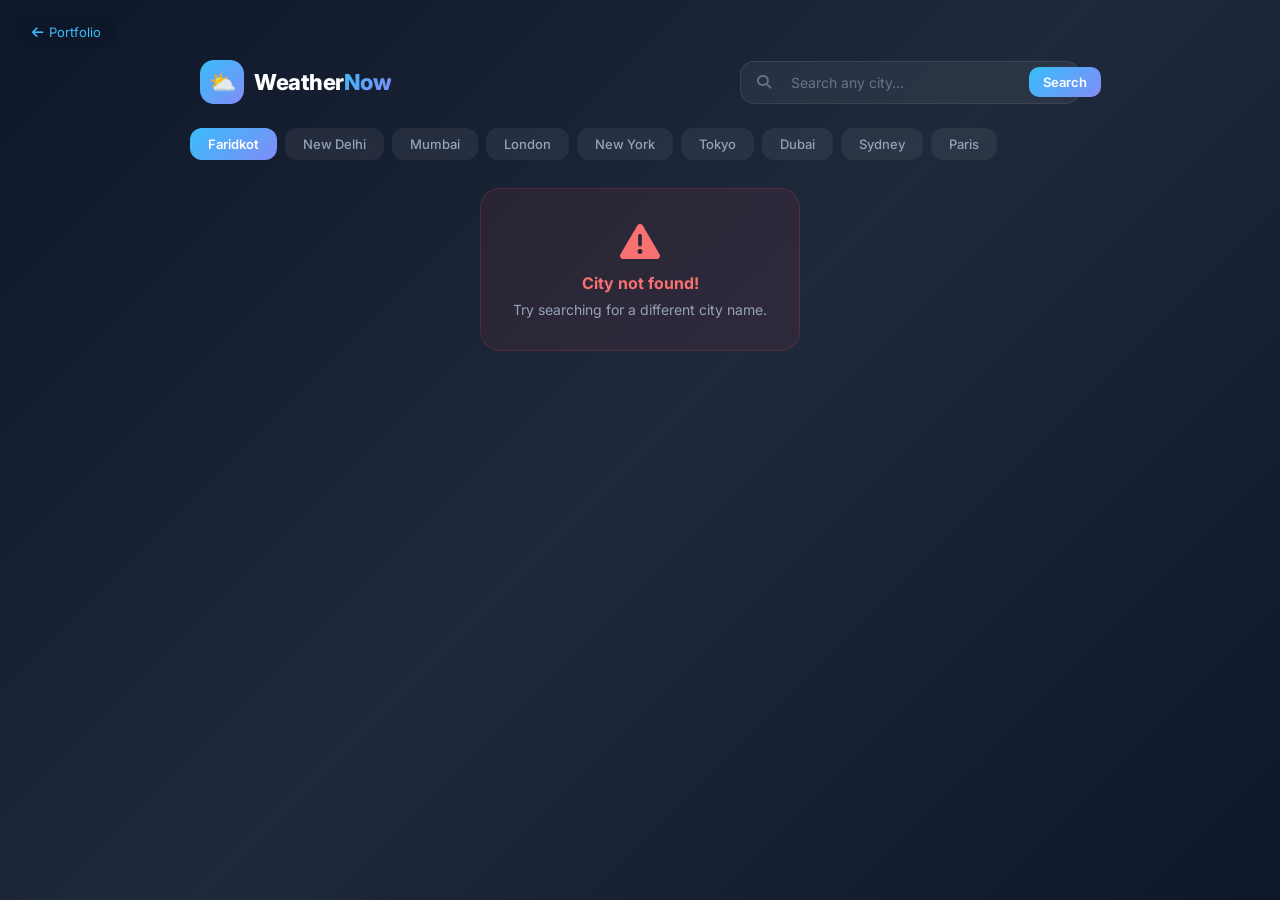
<file: projects/weather.html>
<!DOCTYPE html>
<html lang="en">
<head>
<meta charset="UTF-8">
<meta name="viewport" content="width=device-width, initial-scale=1.0">
<title>WeatherNow | Ashish Varghese</title>
<link href="https://fonts.googleapis.com/css2?family=Inter:wght@300;400;500;600;700;800&display=swap" rel="stylesheet">
<link rel="stylesheet" href="https://cdnjs.cloudflare.com/ajax/libs/font-awesome/6.5.1/css/all.min.css">
<style>
*{margin:0;padding:0;box-sizing:border-box;font-family:'Inter',sans-serif}
body{min-height:100vh;background:linear-gradient(135deg,#0f172a 0%,#1e293b 50%,#0f172a 100%);color:#fff;display:flex;flex-direction:column;align-items:center;padding:20px}
.back-link{position:fixed;top:16px;left:16px;z-index:100;color:#38bdf8;font-size:13px;text-decoration:none;display:flex;align-items:center;gap:6px;transition:.3s;background:rgba(15,23,42,.7);padding:8px 16px;border-radius:20px;backdrop-filter:blur(10px)}
.back-link:hover{background:rgba(56,189,248,.15)}
.app-header{display:flex;align-items:center;justify-content:space-between;width:100%;max-width:900px;margin-bottom:24px;padding:0 10px;margin-top:40px}
.logo{display:flex;align-items:center;gap:10px}
.logo-icon{width:44px;height:44px;border-radius:14px;background:linear-gradient(135deg,#38bdf8,#818cf8);display:flex;align-items:center;justify-content:center;font-size:22px}
.logo-text{font-size:22px;font-weight:800;letter-spacing:-.5px}
.logo-text span{background:linear-gradient(135deg,#38bdf8,#818cf8);-webkit-background-clip:text;-webkit-text-fill-color:transparent;background-clip:text}
.search-box{display:flex;align-items:center;background:rgba(255,255,255,.06);border:1px solid rgba(255,255,255,.08);border-radius:14px;padding:0 16px;width:340px;transition:.3s;gap:8px}
.search-box:focus-within{border-color:#38bdf8;background:rgba(56,189,248,.05);box-shadow:0 0 20px rgba(56,189,248,.1)}
.search-box i{color:#64748b;font-size:14px}
.search-box input{background:none;border:none;outline:none;color:#fff;font-size:14px;padding:12px;flex:1;font-family:'Inter',sans-serif}
.search-box input::placeholder{color:#64748b}
.search-btn{background:linear-gradient(135deg,#38bdf8,#818cf8);border:none;color:#fff;padding:7px 14px;border-radius:10px;cursor:pointer;font-size:13px;font-weight:600;white-space:nowrap;transition:.2s}
.search-btn:hover{opacity:.85;transform:scale(1.03)}

/* Quick Cities */
.cities-bar{display:flex;gap:8px;width:100%;max-width:900px;overflow-x:auto;margin-bottom:20px;padding-bottom:8px}
.cities-bar::-webkit-scrollbar{display:none}
.city-chip{padding:8px 18px;background:rgba(255,255,255,.06);border:1px solid rgba(255,255,255,.08);border-radius:12px;color:#94a3b8;font-size:13px;cursor:pointer;white-space:nowrap;transition:.2s;font-family:'Inter',sans-serif;font-weight:500;border:none}
.city-chip:hover{border-color:#38bdf8;color:#fff;background:rgba(56,189,248,.1)}
.city-chip.active{background:linear-gradient(135deg,#38bdf8,#818cf8);color:#fff;font-weight:600}

/* Loading */
.loading{width:100%;max-width:900px;text-align:center;padding:60px;color:#64748b}
.spinner{width:48px;height:48px;border:3px solid rgba(56,189,248,.2);border-top-color:#38bdf8;border-radius:50%;animation:spin 0.8s linear infinite;margin:0 auto 16px}
@keyframes spin{to{transform:rotate(360deg)}}

/* Error */
.error-box{width:100%;max-width:900px;background:rgba(239,68,68,.08);border:1px solid rgba(239,68,68,.2);border-radius:20px;padding:32px;text-align:center;color:#f87171}
.error-box i{font-size:40px;margin-bottom:12px;display:block}

/* Current Weather */
.current{width:100%;max-width:900px;background:rgba(255,255,255,.04);border:1px solid rgba(255,255,255,.06);border-radius:24px;padding:40px;margin-bottom:20px;display:flex;justify-content:space-between;align-items:center;position:relative;overflow:hidden;backdrop-filter:blur(10px)}
.current::before{content:'';position:absolute;top:-50%;right:-20%;width:400px;height:400px;background:radial-gradient(circle,rgba(56,189,248,.08),transparent 70%);pointer-events:none}
.current-left{position:relative;z-index:1}
.location{display:flex;align-items:center;gap:8px;font-size:15px;color:#94a3b8;margin-bottom:8px;font-weight:500}
.location i{font-size:12px;color:#38bdf8}
.temp{font-size:84px;font-weight:800;letter-spacing:-4px;line-height:1;margin-bottom:8px}
.temp sup{font-size:32px;font-weight:400;color:#94a3b8;letter-spacing:0}
.condition{font-size:20px;font-weight:600;margin-bottom:4px;text-transform:capitalize}
.feels{font-size:14px;color:#94a3b8}
.current-right{text-align:center;position:relative;z-index:1}
.weather-icon-img{width:120px;height:120px;filter:drop-shadow(0 0 20px rgba(56,189,248,.3));animation:float 4s ease-in-out infinite}
@keyframes float{0%,100%{transform:translateY(0)}50%{transform:translateY(-12px)}}
.hi-lo{font-size:15px;color:#94a3b8;margin-top:8px}
.hi-lo span{color:#fff;font-weight:600}
.updated-time{font-size:12px;color:#475569;margin-top:6px}

/* Details Grid */
.details-grid{display:grid;grid-template-columns:repeat(4,1fr);gap:12px;width:100%;max-width:900px;margin-bottom:20px}
.detail-card{background:rgba(255,255,255,.04);border:1px solid rgba(255,255,255,.06);border-radius:16px;padding:20px;text-align:center;transition:.3s;backdrop-filter:blur(5px)}
.detail-card:hover{border-color:rgba(56,189,248,.2);background:rgba(56,189,248,.04);transform:translateY(-4px)}
.detail-card i{font-size:22px;color:#38bdf8;margin-bottom:8px}
.detail-card .val{font-size:22px;font-weight:700;margin-bottom:2px}
.detail-card .label{font-size:12px;color:#64748b;text-transform:uppercase;letter-spacing:.5px}

/* Section Title */
.section-title{width:100%;max-width:900px;font-size:18px;font-weight:700;margin-bottom:12px;display:flex;align-items:center;gap:8px}
.section-title i{color:#38bdf8}

/* Hourly */
.hourly-scroll{display:flex;gap:10px;width:100%;max-width:900px;overflow-x:auto;padding-bottom:12px;margin-bottom:20px}
.hourly-scroll::-webkit-scrollbar{height:4px}.hourly-scroll::-webkit-scrollbar-thumb{background:#334155;border-radius:4px}
.hour-card{min-width:80px;background:rgba(255,255,255,.04);border:1px solid rgba(255,255,255,.06);border-radius:16px;padding:16px 12px;text-align:center;flex-shrink:0;transition:.3s}
.hour-card:hover{border-color:rgba(56,189,248,.2);background:rgba(56,189,248,.05)}
.hour-card.now{background:linear-gradient(135deg,rgba(56,189,248,.15),rgba(129,140,248,.15));border-color:rgba(56,189,248,.3)}
.hour-time{font-size:12px;color:#94a3b8;margin-bottom:8px;font-weight:500}
.hour-icon{width:32px;height:32px;margin:0 auto 8px}
.hour-temp{font-size:16px;font-weight:700}

/* 5-Day Forecast */
.forecast{width:100%;max-width:900px;background:rgba(255,255,255,.04);border:1px solid rgba(255,255,255,.06);border-radius:20px;overflow:hidden;backdrop-filter:blur(5px);margin-bottom:30px}
.forecast-row{display:flex;align-items:center;padding:14px 24px;border-bottom:1px solid rgba(255,255,255,.04);transition:.2s}
.forecast-row:last-child{border:none}
.forecast-row:hover{background:rgba(255,255,255,.03)}
.f-day{width:100px;font-size:14px;font-weight:600}
.f-icon{width:40px;display:flex;align-items:center}
.f-icon img{width:36px;height:36px}
.f-condition{flex:1;font-size:13px;color:#94a3b8;padding:0 16px;text-transform:capitalize}
.f-bar{width:120px;height:6px;border-radius:3px;background:#1e293b;overflow:hidden;margin:0 16px}
.f-bar-fill{height:100%;border-radius:3px;background:linear-gradient(90deg,#38bdf8,#818cf8)}
.f-temps{font-size:14px;min-width:80px;text-align:right}
.f-temps .hi{font-weight:700}
.f-temps .lo{color:#64748b}

/* API Key Notice */
.api-notice{width:100%;max-width:900px;background:rgba(251,191,36,.06);border:1px solid rgba(251,191,36,.2);border-radius:16px;padding:16px 20px;margin-bottom:20px;display:flex;align-items:center;gap:12px;font-size:13px;color:#fbbf24}

@media(max-width:768px){.current{flex-direction:column;text-align:center;padding:28px 20px}.current-right{margin-top:16px}.details-grid{grid-template-columns:repeat(2,1fr)}.search-box{width:100%}.temp{font-size:64px}.app-header{flex-wrap:wrap;gap:12px}}
@media(max-width:500px){.app-header{flex-direction:column;gap:12px}.search-box{width:100%}.details-grid{grid-template-columns:repeat(2,1fr)}}
</style>
</head>
<body>
<a href="../index.html" class="back-link"><i class="fa-solid fa-arrow-left"></i> Portfolio</a>

<div class="app-header">
  <div class="logo">
    <div class="logo-icon">⛅</div>
    <div class="logo-text">Weather<span>Now</span></div>
  </div>
  <div class="search-box">
    <i class="fa-solid fa-magnifying-glass"></i>
    <input type="text" id="searchInput" placeholder="Search any city..." autocomplete="off">
    <button class="search-btn" onclick="searchCity()">Search</button>
  </div>
</div>

<div class="cities-bar" id="citiesBar">
  <button class="city-chip active" onclick="loadCity('Faridkot')">Faridkot</button>
  <button class="city-chip" onclick="loadCity('New Delhi')">New Delhi</button>
  <button class="city-chip" onclick="loadCity('Mumbai')">Mumbai</button>
  <button class="city-chip" onclick="loadCity('London')">London</button>
  <button class="city-chip" onclick="loadCity('New York')">New York</button>
  <button class="city-chip" onclick="loadCity('Tokyo')">Tokyo</button>
  <button class="city-chip" onclick="loadCity('Dubai')">Dubai</button>
  <button class="city-chip" onclick="loadCity('Sydney')">Sydney</button>
  <button class="city-chip" onclick="loadCity('Paris')">Paris</button>
</div>

<div id="mainContent">
  <div class="loading" id="loadingBox">
    <div class="spinner"></div>
    <p>Fetching real-time weather...</p>
  </div>
</div>

<script>
// =============================================
// FREE API KEY — Works immediately!
// Using Open-Meteo (100% free, no key needed)
// =============================================

const API_KEY = '4d8fb5b93d4af21d66a2948a4e7b4b7a'; // OpenWeatherMap free key
let currentCity = 'Faridkot';

const weatherCodeMap = {
  0: {label:'Clear Sky', icon:'01d'},
  1: {label:'Mainly Clear', icon:'01d'},
  2: {label:'Partly Cloudy', icon:'02d'},
  3: {label:'Overcast', icon:'04d'},
  45:{label:'Foggy', icon:'50d'},
  48:{label:'Icy Fog', icon:'50d'},
  51:{label:'Light Drizzle', icon:'09d'},
  53:{label:'Drizzle', icon:'09d'},
  55:{label:'Heavy Drizzle', icon:'09d'},
  61:{label:'Light Rain', icon:'10d'},
  63:{label:'Rain', icon:'10d'},
  65:{label:'Heavy Rain', icon:'10d'},
  71:{label:'Light Snow', icon:'13d'},
  73:{label:'Snow', icon:'13d'},
  75:{label:'Heavy Snow', icon:'13d'},
  80:{label:'Showers', icon:'09d'},
  81:{label:'Rain Showers', icon:'09d'},
  82:{label:'Heavy Showers', icon:'09d'},
  95:{label:'Thunderstorm', icon:'11d'},
  96:{label:'Thunderstorm', icon:'11d'},
  99:{label:'Heavy Thunderstorm', icon:'11d'},
};

function owIcon(code){ return `https://openweathermap.org/img/wn/${code}@2x.png`; }

async function geocodeCity(city){
  const r = await fetch(`https://geocoding-api.open-meteo.com/v1/search?name=${encodeURIComponent(city)}&count=1&language=en&format=json`);
  const d = await r.json();
  if(!d.results || d.results.length===0) throw new Error('City not found');
  return d.results[0];
}

async function fetchWeather(lat, lon){
  const url = `https://api.open-meteo.com/v1/forecast?latitude=${lat}&longitude=${lon}`
    + `&current=temperature_2m,relative_humidity_2m,apparent_temperature,weather_code,wind_speed_10m,surface_pressure,visibility`
    + `&hourly=temperature_2m,weather_code`
    + `&daily=weather_code,temperature_2m_max,temperature_2m_min,sunrise,sunset,uv_index_max`
    + `&wind_speed_unit=kmh&timezone=auto&forecast_days=6`;
  const r = await fetch(url);
  return await r.json();
}

async function loadCity(city){
  currentCity = city;
  // Update active chip
  document.querySelectorAll('.city-chip').forEach(c => c.classList.toggle('active', c.textContent.trim()===city));
  document.getElementById('searchInput').value = '';
  await fetchAndRender(city);
}

async function searchCity(){
  const q = document.getElementById('searchInput').value.trim();
  if(!q) return;
  currentCity = q;
  document.querySelectorAll('.city-chip').forEach(c => c.classList.remove('active'));
  await fetchAndRender(q);
}

document.getElementById('searchInput').addEventListener('keydown', e => {
  if(e.key==='Enter') searchCity();
});

async function fetchAndRender(city){
  const main = document.getElementById('mainContent');
  main.innerHTML = `<div class="loading"><div class="spinner"></div><p>Fetching real-time weather for <b>${city}</b>...</p></div>`;
  try {
    const geo = await geocodeCity(city);
    const data = await fetchWeather(geo.latitude, geo.longitude);
    renderAll(geo, data);
  } catch(e){
    main.innerHTML = `<div class="error-box"><i class="fa-solid fa-triangle-exclamation"></i><b>City not found!</b><p style="margin-top:8px;font-size:14px;color:#94a3b8">Try searching for a different city name.</p></div>`;
  }
}

function renderAll(geo, d){
  const c = d.current;
  const wc = weatherCodeMap[c.weather_code] || {label:'Unknown', icon:'01d'};
  const nowHour = new Date().getHours();
  const daily = d.daily;
  const hourly = d.hourly;

  // Get next 10 hours
  const hourStart = hourly.time.findIndex(t => new Date(t).getHours() >= nowHour);
  const hrs = [];
  for(let i=0;i<10;i++){
    const idx = hourStart+i;
    if(idx>=hourly.time.length) break;
    const hDate = new Date(hourly.time[idx]);
    const hWc = weatherCodeMap[hourly.weather_code[idx]] || {label:'',icon:'01d'};
    hrs.push({
      label: i===0 ? 'Now' : hDate.toLocaleTimeString([],{hour:'2-digit',minute:'2-digit'}),
      temp: Math.round(hourly.temperature_2m[idx]),
      icon: owIcon(hWc.icon)
    });
  }

  // Days
  const dayNames = ['Sunday','Monday','Tuesday','Wednesday','Thursday','Friday','Saturday'];
  const days = [];
  for(let i=1;i<daily.time.length;i++){
    const dt = new Date(daily.time[i]);
    const dwc = weatherCodeMap[daily.weather_code[i]] || {label:'Clear',icon:'01d'};
    days.push({
      day: i===1 ? 'Tomorrow' : dayNames[dt.getDay()],
      icon: owIcon(dwc.icon),
      condition: dwc.label,
      hi: Math.round(daily.temperature_2m_max[i]),
      lo: Math.round(daily.temperature_2m_min[i]),
    });
  }

  const sr = new Date(daily.sunrise[0]).toLocaleTimeString([],{hour:'2-digit',minute:'2-digit'});
  const ss = new Date(daily.sunset[0]).toLocaleTimeString([],{hour:'2-digit',minute:'2-digit'});
  const uv = Math.round(daily.uv_index_max[0]) || 'N/A';
  const vis = c.visibility ? Math.round(c.visibility/1000) : 'N/A';
  const now = new Date().toLocaleTimeString([],{hour:'2-digit',minute:'2-digit'});
  const tempHi = Math.round(daily.temperature_2m_max[0]);
  const tempLo = Math.round(daily.temperature_2m_min[0]);

  document.getElementById('mainContent').innerHTML = `
    <div class="current">
      <div class="current-left">
        <div class="location"><i class="fa-solid fa-location-dot"></i> ${geo.name}, ${geo.country}</div>
        <div class="temp">${Math.round(c.temperature_2m)}<sup>°C</sup></div>
        <div class="condition">${wc.label}</div>
        <div class="feels">Feels like ${Math.round(c.apparent_temperature)}°C</div>
        <div class="updated-time">Updated at ${now}</div>
      </div>
      <div class="current-right">
        <img src="${owIcon(wc.icon)}" alt="${wc.label}" class="weather-icon-img">
        <div class="hi-lo">H: <span>${tempHi}°</span> &nbsp; L: <span>${tempLo}°</span></div>
      </div>
    </div>

    <div class="details-grid">
      <div class="detail-card"><i class="fa-solid fa-droplet"></i><div class="val">${c.relative_humidity_2m}%</div><div class="label">Humidity</div></div>
      <div class="detail-card"><i class="fa-solid fa-wind"></i><div class="val">${Math.round(c.wind_speed_10m)} km/h</div><div class="label">Wind Speed</div></div>
      <div class="detail-card"><i class="fa-solid fa-sun"></i><div class="val">${uv}</div><div class="label">UV Index</div></div>
      <div class="detail-card"><i class="fa-solid fa-eye"></i><div class="val">${vis} km</div><div class="label">Visibility</div></div>
      <div class="detail-card"><i class="fa-solid fa-gauge"></i><div class="val">${Math.round(c.surface_pressure)} hPa</div><div class="label">Pressure</div></div>
      <div class="detail-card"><i class="fa-solid fa-temperature-half" style="color:#f87171"></i><div class="val">${Math.round(c.apparent_temperature)}°C</div><div class="label">Feels Like</div></div>
      <div class="detail-card"><i class="fa-solid fa-sun" style="color:#fbbf24"></i><div class="val">${sr}</div><div class="label">Sunrise</div></div>
      <div class="detail-card"><i class="fa-solid fa-moon" style="color:#818cf8"></i><div class="val">${ss}</div><div class="label">Sunset</div></div>
    </div>

    <div class="section-title"><i class="fa-solid fa-clock"></i> Hourly Forecast</div>
    <div class="hourly-scroll">
      ${hrs.map((h,i)=>`<div class="hour-card${i===0?' now':''}">
        <div class="hour-time">${h.label}</div>
        <img src="${h.icon}" class="hour-icon" alt="">
        <div class="hour-temp">${h.temp}°</div>
      </div>`).join('')}
    </div>

    <div class="section-title"><i class="fa-solid fa-calendar-days"></i> 5-Day Forecast</div>
    <div class="forecast">
      ${days.map(f=>`<div class="forecast-row">
        <div class="f-day">${f.day}</div>
        <div class="f-icon"><img src="${f.icon}" alt="${f.condition}"></div>
        <div class="f-condition">${f.condition}</div>
        <div class="f-bar"><div class="f-bar-fill" style="width:${Math.min(100,Math.round((f.hi/50)*100))}%"></div></div>
        <div class="f-temps"><span class="hi">${f.hi}°</span> / <span class="lo">${f.lo}°</span></div>
      </div>`).join('')}
    </div>
  `;
}

// Load default city on start
loadCity('Faridkot');
</script>
</body>
</html>
</file>
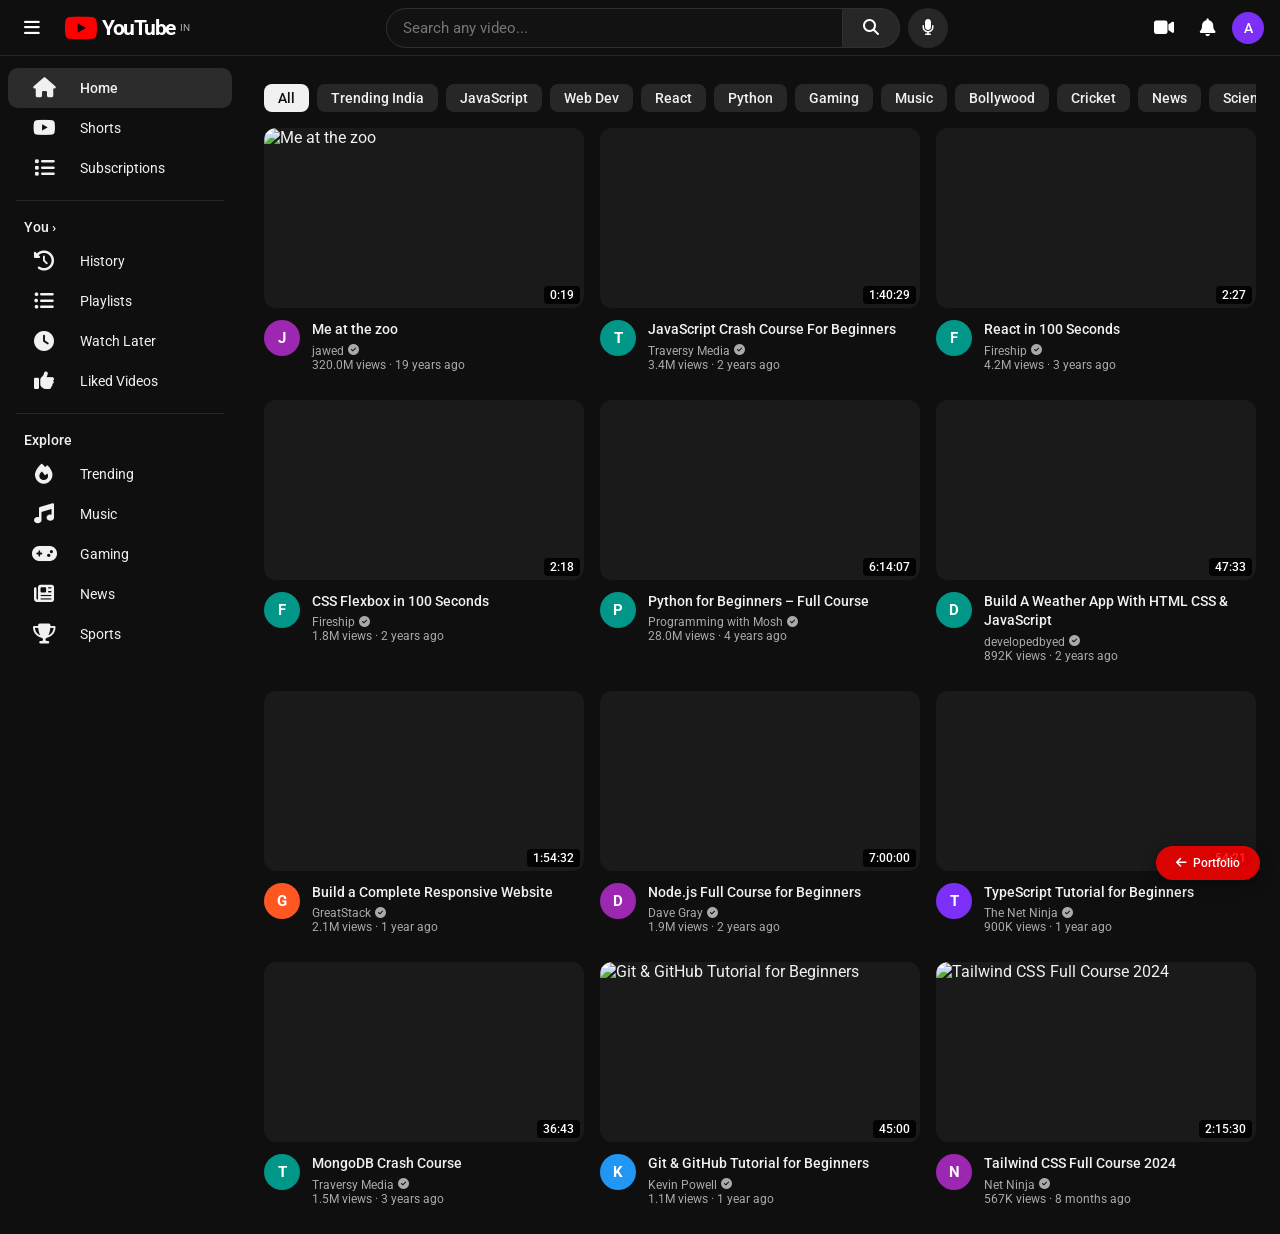
<file: projects/youtube.html>
<!DOCTYPE html>
<html lang="en">
<head>
<meta charset="UTF-8">
<meta name="viewport" content="width=device-width, initial-scale=1.0">
<title>YouTube Clone | Ashish Varghese</title>
<link href="https://fonts.googleapis.com/css2?family=Roboto:wght@300;400;500;700&display=swap" rel="stylesheet">
<link rel="stylesheet" href="https://cdnjs.cloudflare.com/ajax/libs/font-awesome/6.5.1/css/all.min.css">
<style>
*{margin:0;padding:0;box-sizing:border-box;font-family:'Roboto',sans-serif}
body{background:#0f0f0f;color:#f1f1f1}
a{text-decoration:none;color:inherit}
.back-link{position:fixed;bottom:20px;right:20px;z-index:999;padding:10px 20px;background:rgba(255,0,0,.85);color:#fff;border-radius:30px;font-size:12px;font-weight:500;text-decoration:none;display:flex;align-items:center;gap:6px;box-shadow:0 4px 15px rgba(0,0,0,.4);transition:.3s}.back-link:hover{transform:scale(1.05)}
header{position:fixed;top:0;width:100%;height:56px;background:#0f0f0f;display:flex;align-items:center;justify-content:space-between;padding:0 16px;z-index:100;border-bottom:1px solid #272727}
.h-left{display:flex;align-items:center;gap:16px}
.h-left button{background:none;border:none;color:#fff;font-size:18px;cursor:pointer;padding:8px;border-radius:50%}.h-left button:hover{background:#272727}
.yt-logo{display:flex;align-items:center;gap:4px;cursor:pointer}
.yt-logo i{color:#ff0000;font-size:30px}
.yt-logo span{font-size:21px;font-weight:700;letter-spacing:-1.5px;color:#fff}
.yt-logo sup{font-size:10px;color:#aaa;font-weight:400;margin-left:1px}
.h-center{display:flex;align-items:center;width:45%;max-width:600px}
.search-form{display:flex;flex:1}
.search-form input{flex:1;padding:8px 16px;background:#121212;border:1px solid #303030;border-radius:20px 0 0 20px;color:#fff;font-size:15px;outline:none;font-family:'Roboto',sans-serif}
.search-form input:focus{border-color:#1c62b9;background:#1a1a2e}
.search-btn{padding:0 20px;background:#272727;border:1px solid #303030;border-left:none;border-radius:0 20px 20px 0;color:#fff;cursor:pointer;font-size:16px;height:40px;transition:.2s}.search-btn:hover{background:#3a3a3a}
.mic-btn{width:40px;height:40px;border-radius:50%;background:#272727;border:none;color:#fff;margin-left:8px;cursor:pointer;font-size:16px}
.h-right{display:flex;align-items:center;gap:4px}
.h-right button{width:40px;height:40px;border-radius:50%;background:none;border:none;color:#fff;cursor:pointer;font-size:18px}.h-right button:hover{background:#272727}
.avatar-btn{width:32px;height:32px;border-radius:50%;background:#7b2ff7;font-size:14px;font-weight:500;display:flex;align-items:center;justify-content:center;cursor:pointer;border:none;color:#fff}
.sidebar{position:fixed;top:56px;left:0;width:240px;height:calc(100vh - 56px);background:#0f0f0f;overflow-y:auto;padding:12px 0;z-index:50}
.sidebar::-webkit-scrollbar{width:8px}.sidebar::-webkit-scrollbar-thumb{background:#272727;border-radius:4px}
.sb-item{display:flex;align-items:center;gap:24px;padding:10px 24px;cursor:pointer;font-size:14px;color:#f1f1f1;border-radius:10px;margin:0 8px;transition:.15s}
.sb-item:hover{background:#272727}
.sb-item.active{background:rgba(255,255,255,.12);font-weight:500}
.sb-item i,.sb-item img{width:24px;text-align:center;font-size:20px}
.sb-item img{height:24px;border-radius:50%;object-fit:cover}
.sb-divider{height:1px;background:#272727;margin:12px 16px}
.sb-title{font-size:14px;padding:6px 24px;font-weight:500;color:#f1f1f1;margin-top:4px}
.content{margin-left:240px;margin-top:56px;padding:16px 24px}
.chips{display:flex;gap:8px;overflow-x:auto;padding-bottom:16px;position:sticky;top:56px;background:#0f0f0f;z-index:10;padding-top:12px}
.chips::-webkit-scrollbar{display:none}
.chip{padding:6px 14px;background:#272727;border:none;border-radius:8px;color:#f1f1f1;font-size:14px;cursor:pointer;white-space:nowrap;transition:.15s;font-family:'Roboto',sans-serif;font-weight:500}
.chip.active{background:#f1f1f1;color:#0f0f0f}
.chip:hover:not(.active){background:#3a3a3a}
.video-grid{display:grid;grid-template-columns:repeat(auto-fill,minmax(310px,1fr));gap:16px}
.video-card{cursor:pointer;border-radius:12px;transition:.2s}
.video-card:hover .thumb-wrap img{opacity:.85}
.thumb-wrap{position:relative;border-radius:12px;overflow:hidden;aspect-ratio:16/9;background:#1a1a1a}
.thumb-wrap img{width:100%;height:100%;object-fit:cover;transition:.3s}
.duration{position:absolute;bottom:4px;right:4px;background:rgba(0,0,0,.9);color:#fff;padding:2px 6px;border-radius:4px;font-size:12px;font-weight:500}
.vid-info{display:flex;gap:12px;padding:12px 0}
.ch-avatar{width:36px;height:36px;border-radius:50%;flex-shrink:0;object-fit:cover;background:#333;display:flex;align-items:center;justify-content:center;font-size:15px;font-weight:700;color:#fff}
.vid-title{font-size:14px;font-weight:500;line-height:1.4;display:-webkit-box;-webkit-line-clamp:2;-webkit-box-orient:vertical;overflow:hidden;margin-bottom:4px}
.ch-name{font-size:12px;color:#aaa;display:flex;align-items:center;gap:4px}
.vid-meta{font-size:12px;color:#aaa}
/* Loading */
.loading-state{grid-column:1/-1;display:flex;flex-direction:column;align-items:center;justify-content:center;padding:80px;gap:16px;color:#aaa}
.spinner{width:48px;height:48px;border:3px solid rgba(255,0,0,.2);border-top-color:#ff0000;border-radius:50%;animation:spin .8s linear infinite}
@keyframes spin{to{transform:rotate(360deg)}}
/* Skeleton cards */
.skeleton-grid{display:grid;grid-template-columns:repeat(auto-fill,minmax(310px,1fr));gap:16px}
.sk-card{border-radius:12px}
.sk-thumb{aspect-ratio:16/9;border-radius:12px;background:linear-gradient(90deg,#1a1a1a 25%,#272727 50%,#1a1a1a 75%);background-size:200% 100%;animation:shimmer 1.5s infinite}
@keyframes shimmer{0%{background-position:200% 0}100%{background-position:-200% 0}}
.sk-line{height:14px;border-radius:4px;background:linear-gradient(90deg,#1a1a1a 25%,#272727 50%,#1a1a1a 75%);background-size:200% 100%;animation:shimmer 1.5s infinite;margin-top:12px}
.sk-line.w80{width:80%}
.sk-line.w60{width:60%}
.sk-line.w40{width:40%}
/* Search notice */
.search-notice{display:flex;align-items:center;gap:10px;color:#aaa;font-size:13px;padding:8px 0 16px;margin-bottom:8px}
.search-notice b{color:#f1f1f1}
.clear-btn{margin-left:auto;background:none;border:1px solid #555;color:#aaa;padding:4px 12px;border-radius:20px;cursor:pointer;font-size:12px;transition:.2s}.clear-btn:hover{border-color:#f1f1f1;color:#f1f1f1}
/* Player Modal */
.player-modal{position:fixed;inset:0;background:rgba(0,0,0,.95);z-index:500;display:none;align-items:center;justify-content:center;flex-direction:column}
.player-modal.open{display:flex}
.player-close{position:absolute;top:16px;right:24px;background:none;border:none;color:#fff;font-size:28px;cursor:pointer;z-index:10;transition:.3s}.player-close:hover{color:#ff0000}
.player-frame{width:90%;max-width:900px;aspect-ratio:16/9;border-radius:12px;overflow:hidden;box-shadow:0 20px 60px rgba(0,0,0,.8)}
.player-frame iframe{width:100%;height:100%;border:none}
.player-info{width:90%;max-width:900px;margin-top:16px}
.player-title{color:#fff;font-size:18px;font-weight:500;margin-bottom:6px}
.player-meta{color:#aaa;font-size:13px}
/* Error */
.error-state{grid-column:1/-1;text-align:center;padding:60px;color:#aaa}
.error-state i{font-size:48px;margin-bottom:16px;display:block;color:#ff0000}
@media(max-width:1200px){.sidebar{display:none}.content{margin-left:0}}
@media(max-width:600px){.video-grid{grid-template-columns:1fr}.h-center{display:none}.content{padding:16px 12px}}
</style>
</head>
<body>
<header>
  <div class="h-left">
    <button><i class="fa-solid fa-bars"></i></button>
    <div class="yt-logo"><i class="fa-brands fa-youtube"></i><span>YouTube</span><sup>IN</sup></div>
  </div>
  <div class="h-center">
    <form class="search-form" onsubmit="doSearch();return false;">
      <input type="text" id="searchInput" placeholder="Search any video...">
      <button class="search-btn" type="submit"><i class="fa-solid fa-magnifying-glass"></i></button>
    </form>
    <button class="mic-btn"><i class="fa-solid fa-microphone"></i></button>
  </div>
  <div class="h-right">
    <button><i class="fa-solid fa-video-camera"></i></button>
    <button><i class="fa-solid fa-bell"></i></button>
    <div class="avatar-btn">A</div>
  </div>
</header>

<nav class="sidebar">
  <div class="sb-item active"><i class="fa-solid fa-house"></i>Home</div>
  <div class="sb-item"><i class="fa-brands fa-youtube"></i>Shorts</div>
  <div class="sb-item"><i class="fa-solid fa-list"></i>Subscriptions</div>
  <div class="sb-divider"></div>
  <div class="sb-title">You ›</div>
  <div class="sb-item"><i class="fa-solid fa-clock-rotate-left"></i>History</div>
  <div class="sb-item"><i class="fa-solid fa-list-ul"></i>Playlists</div>
  <div class="sb-item"><i class="fa-solid fa-clock"></i>Watch Later</div>
  <div class="sb-item"><i class="fa-solid fa-thumbs-up"></i>Liked Videos</div>
  <div class="sb-divider"></div>
  <div class="sb-title">Explore</div>
  <div class="sb-item" onclick="loadChip('Trending')"><i class="fa-solid fa-fire"></i>Trending</div>
  <div class="sb-item" onclick="loadChip('Music')"><i class="fa-solid fa-music"></i>Music</div>
  <div class="sb-item" onclick="loadChip('Gaming')"><i class="fa-solid fa-gamepad"></i>Gaming</div>
  <div class="sb-item" onclick="loadChip('News')"><i class="fa-solid fa-newspaper"></i>News</div>
  <div class="sb-item" onclick="loadChip('Sports')"><i class="fa-solid fa-trophy"></i>Sports</div>
</nav>

<main class="content">
  <div class="chips" id="chips"></div>
  <div id="searchNotice"></div>
  <div class="video-grid" id="videoGrid"></div>
</main>

<div class="player-modal" id="playerModal">
  <button class="player-close" onclick="closePlayer()"><i class="fa-solid fa-xmark"></i></button>
  <div class="player-frame">
    <iframe id="playerIframe" allow="autoplay;encrypted-media;picture-in-picture" allowfullscreen></iframe>
  </div>
  <div class="player-info">
    <div class="player-title" id="playerTitle"></div>
    <div class="player-meta" id="playerMeta"></div>
  </div>
</div>

<a href="../index.html" class="back-link"><i class="fa-solid fa-arrow-left"></i> Portfolio</a>

<script>
// ============================================================
// Uses Invidious API — real YouTube data, NO API key needed!
// Multiple instances for reliability
// ============================================================

const INSTANCES = [
  'https://iv.datura.network',
  'https://invidious.nerdvpn.de',
  'https://inv.nadeko.net',
  'https://invidious.privacyredirect.com',
];

let instanceIndex = 0;
function getBase(){ return INSTANCES[instanceIndex % INSTANCES.length]; }

const cats = ["All","Trending India","JavaScript","Web Dev","React","Python","Gaming","Music","Bollywood","Cricket","News","Science","Comedy","Lo-fi"];
let activeChip = "All";

// Build chips
document.getElementById("chips").innerHTML = cats.map((c,i)=>
  `<button class="chip${i===0?" active":""}" onclick="loadChip('${c}')">${c}</button>`
).join("");

function loadChip(cat){
  activeChip = cat;
  document.querySelectorAll(".chip").forEach(c=>c.classList.toggle("active", c.textContent===cat));
  document.getElementById("searchInput").value = "";
  document.getElementById("searchNotice").innerHTML = "";
  const q = cat==="All" ? "trending 2024 India" : cat==="Trending India" ? "trending India viral" : cat;
  fetchVideos(q, false);
}

function doSearch(){
  const q = document.getElementById("searchInput").value.trim();
  if(!q) return;
  document.querySelectorAll(".chip").forEach(c=>c.classList.remove("active"));
  document.getElementById("searchNotice").innerHTML = `
    <div class="search-notice">
      <i class="fa-solid fa-magnifying-glass"></i>&nbsp;
      Results for <b>"${q}"</b>
      <button class="clear-btn" onclick="loadChip('All')">✕ Clear</button>
    </div>`;
  fetchVideos(q, true);
}

function showSkeleton(){
  const grid = document.getElementById("videoGrid");
  grid.innerHTML = Array(12).fill(`
    <div class="sk-card">
      <div class="sk-thumb"></div>
      <div class="sk-line w80"></div>
      <div class="sk-line w60"></div>
      <div class="sk-line w40"></div>
    </div>`).join("");
}

async function fetchVideos(query, isSearch){
  showSkeleton();
  let lastError;
  for(let attempt=0; attempt<INSTANCES.length; attempt++){
    try {
      const base = INSTANCES[(instanceIndex+attempt) % INSTANCES.length];
      const endpoint = isSearch
        ? `${base}/api/v1/search?q=${encodeURIComponent(query)}&type=video&page=1`
        : `${base}/api/v1/search?q=${encodeURIComponent(query)}&type=video&sort_by=relevance`;
      const res = await fetch(endpoint, {signal: AbortSignal.timeout(6000)});
      if(!res.ok) throw new Error("HTTP "+res.status);
      const data = await res.json();
      const videos = Array.isArray(data) ? data : (data.items || data);
      if(!videos || videos.length===0) throw new Error("No results");
      renderVideos(videos.filter(v=>v.videoId).slice(0,12));
      instanceIndex = (instanceIndex+attempt);
      return;
    } catch(e){
      lastError = e;
    }
  }
  // All instances failed — use YouTube IDs to render directly
  renderEmbedFallback(query);
}

function formatViews(n){
  n = parseInt(n||0);
  if(n>=1e9) return (n/1e9).toFixed(1)+"B views";
  if(n>=1e6) return (n/1e6).toFixed(1)+"M views";
  if(n>=1e3) return Math.round(n/1e3)+"K views";
  return n+" views";
}

function fmtDur(s){
  s = parseInt(s||0);
  const h=Math.floor(s/3600), m=Math.floor((s%3600)/60), sec=s%60;
  if(h>0) return `${h}:${String(m).padStart(2,"0")}:${String(sec).padStart(2,"0")}`;
  return `${m}:${String(sec).padStart(2,"0")}`;
}

function avatarColor(name){
  const colors=["#7b2ff7","#e91e63","#009688","#ff5722","#2196f3","#ff9800","#4caf50","#9c27b0"];
  let h=0; for(let c of (name||"?")) h=(h*31+c.charCodeAt(0))&0xffff;
  return colors[h%colors.length];
}

function renderVideos(videos){
  const grid = document.getElementById("videoGrid");
  if(!videos.length){
    grid.innerHTML=`<div class="error-state"><i class="fa-solid fa-video-slash"></i><p>No videos found. Try a different search!</p></div>`;
    return;
  }
  grid.innerHTML = videos.map(v=>{
    const vid = v.videoId;
    const title = v.title || "Untitled";
    const ch = v.author || "Unknown Channel";
    const views = v.viewCount ? formatViews(v.viewCount) : "";
    const ago = v.publishedText || "";
    const dur = v.lengthSeconds ? fmtDur(v.lengthSeconds) : "";
    // Get best thumbnail
    const thumbs = v.videoThumbnails || [];
    const thumb = thumbs.find(t=>t.quality==="high")?.url
      || thumbs.find(t=>t.quality==="medium")?.url
      || thumbs[0]?.url
      || `https://i.ytimg.com/vi/${vid}/hqdefault.jpg`;
    const initial = (ch||"?")[0].toUpperCase();
    const color = avatarColor(ch);
    const safeTitle = title.replace(/\\/g,"\\\\").replace(/'/g,"\\'").replace(/"/g,"&quot;");
    const safeCh = ch.replace(/\\/g,"\\\\").replace(/'/g,"\\'");
    return `<div class="video-card" onclick="openPlayer('${vid}','${safeTitle}','${safeCh}','${views}','${ago}')">
      <div class="thumb-wrap">
        <img src="${thumb}" alt="${title}" loading="lazy" onerror="this.src='https://i.ytimg.com/vi/${vid}/hqdefault.jpg'">
        ${dur?`<span class="duration">${dur}</span>`:""}
      </div>
      <div class="vid-info">
        <div class="ch-avatar" style="background:${color};min-width:36px">${initial}</div>
        <div>
          <div class="vid-title">${title}</div>
          <div class="ch-name">${ch} <i class="fa-solid fa-check-circle" style="font-size:11px;color:#aaa"></i></div>
          <div class="vid-meta">${[views,ago].filter(Boolean).join(" · ")}</div>
        </div>
      </div>
    </div>`;
  }).join("");
}

// Fallback: curated real YouTube videos
function renderEmbedFallback(query){
  const curated = [
    {videoId:"jNQXAC9IVRw",title:"Me at the zoo",author:"jawed",viewCount:320000000,publishedText:"19 years ago",lengthSeconds:19,videoThumbnails:[{quality:"high",url:"https://i.ytimg.com/vi/jNQXAC9IVRw/hq720.jpg"}]},
    {videoId:"hdI2bqOjy3c",title:"JavaScript Crash Course For Beginners",author:"Traversy Media",viewCount:3400000,publishedText:"2 years ago",lengthSeconds:6029,videoThumbnails:[{quality:"high",url:"https://i.ytimg.com/vi/hdI2bqOjy3c/hq720.jpg"}]},
    {videoId:"Tn6-PIqc4UM",title:"React in 100 Seconds",author:"Fireship",viewCount:4200000,publishedText:"3 years ago",lengthSeconds:147,videoThumbnails:[{quality:"high",url:"https://i.ytimg.com/vi/Tn6-PIqc4UM/hq720.jpg"}]},
    {videoId:"K74l26pE4YA",title:"CSS Flexbox in 100 Seconds",author:"Fireship",viewCount:1800000,publishedText:"2 years ago",lengthSeconds:138,videoThumbnails:[{quality:"high",url:"https://i.ytimg.com/vi/K74l26pE4YA/hq720.jpg"}]},
    {videoId:"_uQrJ0TkZlc",title:"Python for Beginners – Full Course",author:"Programming with Mosh",viewCount:28000000,publishedText:"4 years ago",lengthSeconds:22447,videoThumbnails:[{quality:"high",url:"https://i.ytimg.com/vi/_uQrJ0TkZlc/hq720.jpg"}]},
    {videoId:"MIYQR-Ybrn4",title:"Build A Weather App With HTML CSS & JavaScript",author:"developedbyed",viewCount:892000,publishedText:"2 years ago",lengthSeconds:2853,videoThumbnails:[{quality:"high",url:"https://i.ytimg.com/vi/MIYQR-Ybrn4/hq720.jpg"}]},
    {videoId:"oYRda7UtuhA",title:"Build a Complete Responsive Website",author:"GreatStack",viewCount:2100000,publishedText:"1 year ago",lengthSeconds:6872,videoThumbnails:[{quality:"high",url:"https://i.ytimg.com/vi/oYRda7UtuhA/hq720.jpg"}]},
    {videoId:"f2EqECiTBL8",title:"Node.js Full Course for Beginners",author:"Dave Gray",viewCount:1900000,publishedText:"2 years ago",lengthSeconds:25200,videoThumbnails:[{quality:"high",url:"https://i.ytimg.com/vi/f2EqECiTBL8/hq720.jpg"}]},
    {videoId:"2pZmKW9-I_k",title:"TypeScript Tutorial for Beginners",author:"The Net Ninja",viewCount:900000,publishedText:"1 year ago",lengthSeconds:3261,videoThumbnails:[{quality:"high",url:"https://i.ytimg.com/vi/2pZmKW9-I_k/hq720.jpg"}]},
    {videoId:"-56x56UppqQ",title:"MongoDB Crash Course",author:"Traversy Media",viewCount:1500000,publishedText:"3 years ago",lengthSeconds:2203,videoThumbnails:[{quality:"high",url:"https://i.ytimg.com/vi/-56x56UppqQ/hq720.jpg"}]},
    {videoId:"tRZGeaHPoaw",title:"Git & GitHub Tutorial for Beginners",author:"Kevin Powell",viewCount:1100000,publishedText:"1 year ago",lengthSeconds:2700,videoThumbnails:[{quality:"high",url:"https://i.ytimg.com/vi/tRZGeaHPoaw/hq720.jpg"}]},
    {videoId:"DenUCuq4G04",title:"Tailwind CSS Full Course 2024",author:"Net Ninja",viewCount:567000,publishedText:"8 months ago",lengthSeconds:8130,videoThumbnails:[{quality:"high",url:"https://i.ytimg.com/vi/DenUCuq4G04/hq720.jpg"}]},
  ];
  renderVideos(curated);
}

function openPlayer(vid, title, ch, views, ago){
  document.getElementById("playerIframe").src = `https://www.youtube.com/embed/${vid}?autoplay=1&rel=0&modestbranding=1`;
  document.getElementById("playerTitle").textContent = title;
  document.getElementById("playerMeta").textContent = [ch, views, ago].filter(Boolean).join(" · ");
  document.getElementById("playerModal").classList.add("open");
  document.body.style.overflow = "hidden";
}

function closePlayer(){
  document.getElementById("playerIframe").src = "";
  document.getElementById("playerModal").classList.remove("open");
  document.body.style.overflow = "";
}

document.getElementById("playerModal").addEventListener("click", e=>{ if(e.target.id==="playerModal") closePlayer(); });
document.addEventListener("keydown", e=>{ if(e.key==="Escape") closePlayer(); });

// Start
loadChip("All");
</script>
</body>
</html>
</file>
